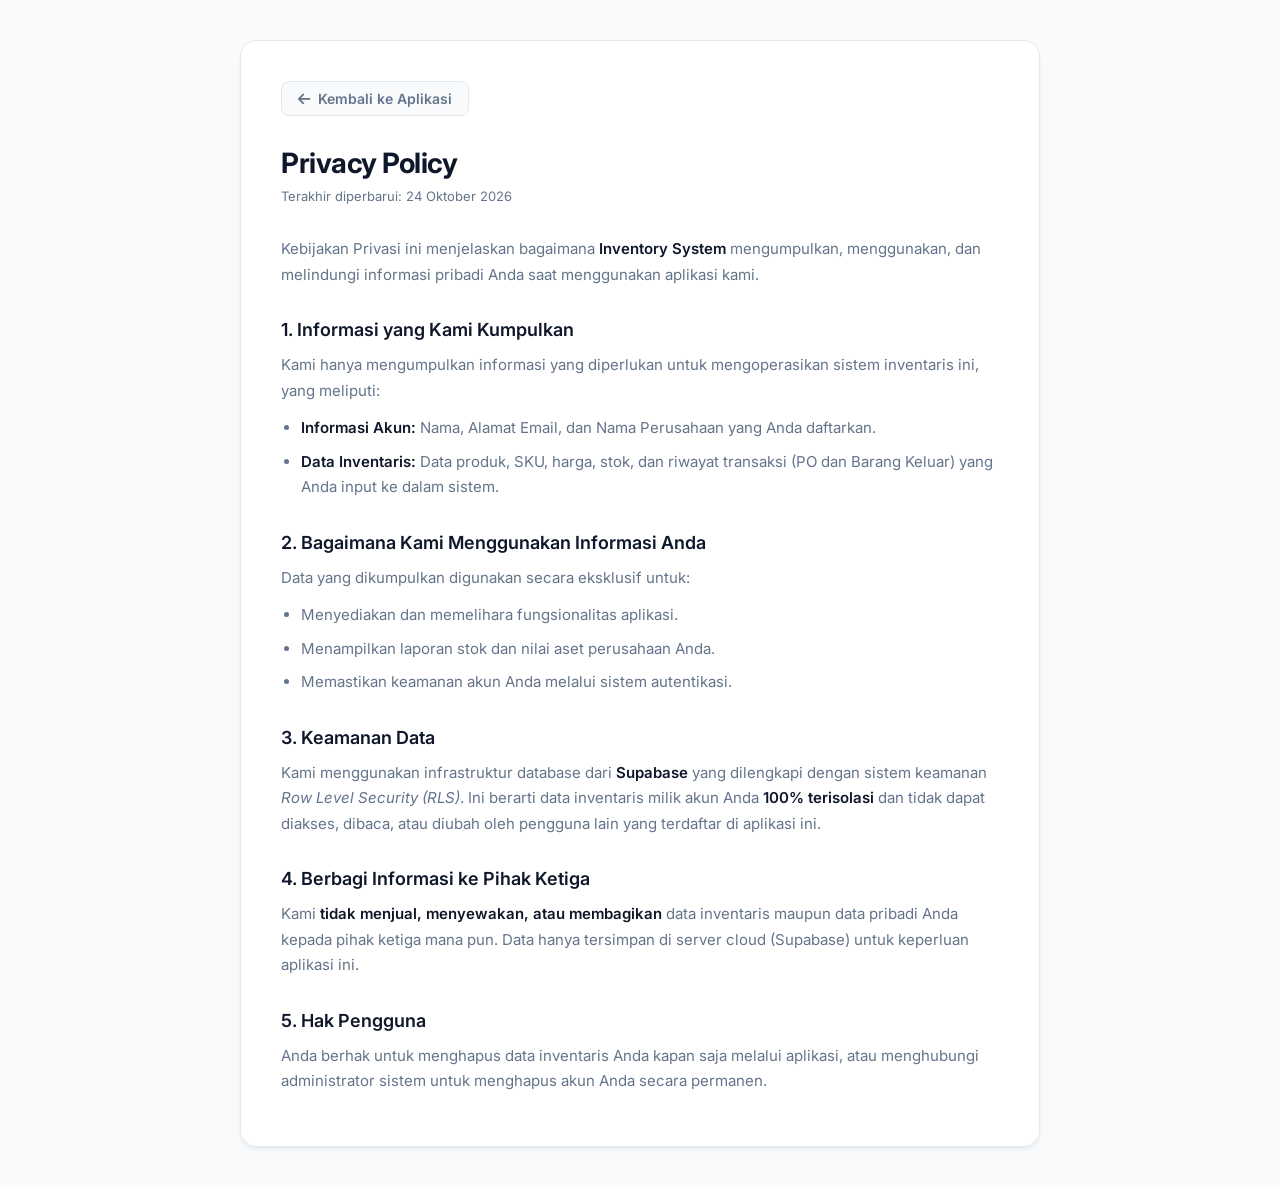
<file: privacy-policy.html>
<!DOCTYPE html>
<html lang="id">
<head>
  <meta charset="UTF-8">
  <meta name="viewport" content="width=device-width, initial-scale=1.0">
  <title>Privacy Policy - Inventory System</title>
  <link rel="stylesheet" href="https://cdnjs.cloudflare.com/ajax/libs/font-awesome/6.4.0/css/all.min.css">
  <link href="https://fonts.googleapis.com/css2?family=Inter:wght@400;500;600;700&display=swap" rel="stylesheet">
  <style>
    :root {
      --bg-main: #f8fafc;
      --bg-surface: #ffffff;
      --text-main: #0f172a;
      --text-muted: #64748b;
      --primary: #2563eb;
      --border: #e2e8f0;
      --radius-lg: 16px;
      --shadow-md: 0 4px 6px -1px rgba(0,0,0,0.05), 0 2px 4px -2px rgba(0,0,0,0.05);
    }

    [data-theme="dark"] {
      --bg-main: #0f172a;
      --bg-surface: #1e293b;
      --text-main: #f8fafc;
      --text-muted: #94a3b8;
      --border: #334155;
      --shadow-md: 0 4px 6px -1px rgba(0,0,0,0.3);
    }

    * { margin: 0; padding: 0; box-sizing: border-box; font-family: 'Inter', sans-serif; }
    body { background-color: var(--bg-main); color: var(--text-main); transition: background 0.3s, color 0.3s; padding: 40px 20px; min-height: 100vh; }
    
    .legal-container { max-width: 800px; margin: 0 auto; background: var(--bg-surface); padding: 40px; border-radius: var(--radius-lg); border: 1px solid var(--border); box-shadow: var(--shadow-md); animation: slideUpFade 0.6s ease forwards; }
    
    .back-btn { display: inline-flex; align-items: center; gap: 8px; margin-bottom: 30px; color: var(--text-muted); text-decoration: none; font-weight: 600; font-size: 14px; transition: all 0.2s ease; padding: 8px 16px; border-radius: 8px; background: var(--bg-main); border: 1px solid var(--border); }
    .back-btn:hover { color: var(--primary); border-color: var(--primary); transform: translateX(-5px); box-shadow: 0 4px 10px rgba(37,99,235,0.1); }
    
    h1 { font-size: 28px; font-weight: 700; margin-bottom: 8px; color: var(--text-main); letter-spacing: -0.5px;}
    .date { font-size: 13px; color: var(--text-muted); margin-bottom: 32px; display: block; }
    
    h2 { font-size: 18px; font-weight: 600; margin-top: 32px; margin-bottom: 12px; color: var(--text-main); }
    p, li { font-size: 15px; line-height: 1.7; color: var(--text-muted); margin-bottom: 12px; }
    ul { padding-left: 20px; margin-bottom: 16px; }
    li { margin-bottom: 8px; }
    strong { color: var(--text-main); font-weight: 600; }

    @keyframes slideUpFade {
      from { opacity: 0; transform: translateY(20px); }
      to { opacity: 1; transform: translateY(0); }
    }
  </style>
</head>
<body>
  <div class="legal-container">
    <a href="/" class="back-btn"><i class="fa-solid fa-arrow-left"></i> Kembali ke Aplikasi</a>
    
    <h1>Privacy Policy</h1>
    <span class="date">Terakhir diperbarui: 24 Oktober 2026</span>

    <p>Kebijakan Privasi ini menjelaskan bagaimana <strong>Inventory System</strong> mengumpulkan, menggunakan, dan melindungi informasi pribadi Anda saat menggunakan aplikasi kami.</p>

    <h2>1. Informasi yang Kami Kumpulkan</h2>
    <p>Kami hanya mengumpulkan informasi yang diperlukan untuk mengoperasikan sistem inventaris ini, yang meliputi:</p>
    <ul>
      <li><strong>Informasi Akun:</strong> Nama, Alamat Email, dan Nama Perusahaan yang Anda daftarkan.</li>
      <li><strong>Data Inventaris:</strong> Data produk, SKU, harga, stok, dan riwayat transaksi (PO dan Barang Keluar) yang Anda input ke dalam sistem.</li>
    </ul>

    <h2>2. Bagaimana Kami Menggunakan Informasi Anda</h2>
    <p>Data yang dikumpulkan digunakan secara eksklusif untuk:</p>
    <ul>
      <li>Menyediakan dan memelihara fungsionalitas aplikasi.</li>
      <li>Menampilkan laporan stok dan nilai aset perusahaan Anda.</li>
      <li>Memastikan keamanan akun Anda melalui sistem autentikasi.</li>
    </ul>

    <h2>3. Keamanan Data</h2>
    <p>Kami menggunakan infrastruktur database dari <strong>Supabase</strong> yang dilengkapi dengan sistem keamanan <em>Row Level Security (RLS)</em>. Ini berarti data inventaris milik akun Anda <strong>100% terisolasi</strong> dan tidak dapat diakses, dibaca, atau diubah oleh pengguna lain yang terdaftar di aplikasi ini.</p>

    <h2>4. Berbagi Informasi ke Pihak Ketiga</h2>
    <p>Kami <strong>tidak menjual, menyewakan, atau membagikan</strong> data inventaris maupun data pribadi Anda kepada pihak ketiga mana pun. Data hanya tersimpan di server cloud (Supabase) untuk keperluan aplikasi ini.</p>

    <h2>5. Hak Pengguna</h2>
    <p>Anda berhak untuk menghapus data inventaris Anda kapan saja melalui aplikasi, atau menghubungi administrator sistem untuk menghapus akun Anda secara permanen.</p>
  </div>

  <script>
    // Sinkronisasi Dark Mode
    if (localStorage.getItem('theme') === 'dark') {
      document.documentElement.setAttribute('data-theme', 'dark');
    }
  </script>
</body>
</html>
</file>
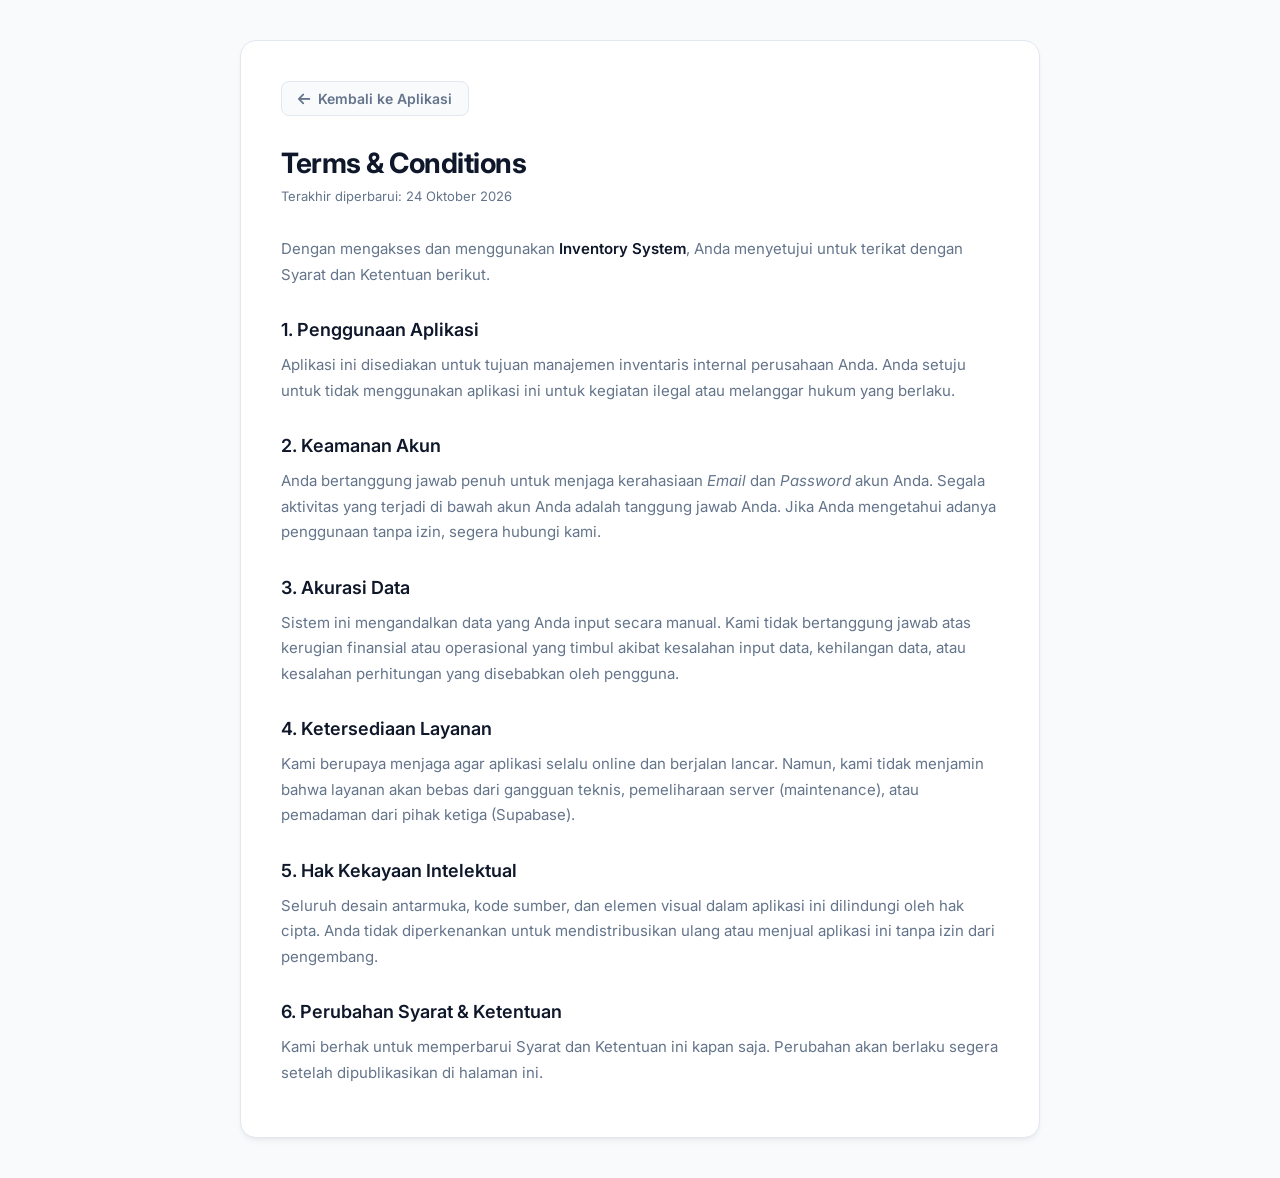
<file: terms-and-conditions.html>
<!DOCTYPE html>
<html lang="id">
<head>
  <meta charset="UTF-8">
  <meta name="viewport" content="width=device-width, initial-scale=1.0">
  <title>Terms & Conditions - Inventory System</title>
  <link rel="stylesheet" href="https://cdnjs.cloudflare.com/ajax/libs/font-awesome/6.4.0/css/all.min.css">
  <link href="https://fonts.googleapis.com/css2?family=Inter:wght@400;500;600;700&display=swap" rel="stylesheet">
  <style>
    :root {
      --bg-main: #f8fafc;
      --bg-surface: #ffffff;
      --text-main: #0f172a;
      --text-muted: #64748b;
      --primary: #2563eb;
      --border: #e2e8f0;
      --radius-lg: 16px;
      --shadow-md: 0 4px 6px -1px rgba(0,0,0,0.05), 0 2px 4px -2px rgba(0,0,0,0.05);
    }

    [data-theme="dark"] {
      --bg-main: #0f172a;
      --bg-surface: #1e293b;
      --text-main: #f8fafc;
      --text-muted: #94a3b8;
      --border: #334155;
      --shadow-md: 0 4px 6px -1px rgba(0,0,0,0.3);
    }

    * { margin: 0; padding: 0; box-sizing: border-box; font-family: 'Inter', sans-serif; }
    body { background-color: var(--bg-main); color: var(--text-main); transition: background 0.3s, color 0.3s; padding: 40px 20px; min-height: 100vh; }
    
    .legal-container { max-width: 800px; margin: 0 auto; background: var(--bg-surface); padding: 40px; border-radius: var(--radius-lg); border: 1px solid var(--border); box-shadow: var(--shadow-md); animation: slideUpFade 0.6s ease forwards; }
    
    .back-btn { display: inline-flex; align-items: center; gap: 8px; margin-bottom: 30px; color: var(--text-muted); text-decoration: none; font-weight: 600; font-size: 14px; transition: all 0.2s ease; padding: 8px 16px; border-radius: 8px; background: var(--bg-main); border: 1px solid var(--border); }
    .back-btn:hover { color: var(--primary); border-color: var(--primary); transform: translateX(-5px); box-shadow: 0 4px 10px rgba(37,99,235,0.1); }
    
    h1 { font-size: 28px; font-weight: 700; margin-bottom: 8px; color: var(--text-main); letter-spacing: -0.5px;}
    .date { font-size: 13px; color: var(--text-muted); margin-bottom: 32px; display: block; }
    
    h2 { font-size: 18px; font-weight: 600; margin-top: 32px; margin-bottom: 12px; color: var(--text-main); }
    p, li { font-size: 15px; line-height: 1.7; color: var(--text-muted); margin-bottom: 12px; }
    ul { padding-left: 20px; margin-bottom: 16px; }
    li { margin-bottom: 8px; }
    strong { color: var(--text-main); font-weight: 600; }

    @keyframes slideUpFade {
      from { opacity: 0; transform: translateY(20px); }
      to { opacity: 1; transform: translateY(0); }
    }
  </style>
</head>
<body>
  <div class="legal-container">
    <a href="/" class="back-btn"><i class="fa-solid fa-arrow-left"></i> Kembali ke Aplikasi</a>
    
    <h1>Terms & Conditions</h1>
    <span class="date">Terakhir diperbarui: 24 Oktober 2026</span>

    <p>Dengan mengakses dan menggunakan <strong>Inventory System</strong>, Anda menyetujui untuk terikat dengan Syarat dan Ketentuan berikut.</p>

    <h2>1. Penggunaan Aplikasi</h2>
    <p>Aplikasi ini disediakan untuk tujuan manajemen inventaris internal perusahaan Anda. Anda setuju untuk tidak menggunakan aplikasi ini untuk kegiatan ilegal atau melanggar hukum yang berlaku.</p>

    <h2>2. Keamanan Akun</h2>
    <p>Anda bertanggung jawab penuh untuk menjaga kerahasiaan <em>Email</em> dan <em>Password</em> akun Anda. Segala aktivitas yang terjadi di bawah akun Anda adalah tanggung jawab Anda. Jika Anda mengetahui adanya penggunaan tanpa izin, segera hubungi kami.</p>

    <h2>3. Akurasi Data</h2>
    <p>Sistem ini mengandalkan data yang Anda input secara manual. Kami tidak bertanggung jawab atas kerugian finansial atau operasional yang timbul akibat kesalahan input data, kehilangan data, atau kesalahan perhitungan yang disebabkan oleh pengguna.</p>

    <h2>4. Ketersediaan Layanan</h2>
    <p>Kami berupaya menjaga agar aplikasi selalu online dan berjalan lancar. Namun, kami tidak menjamin bahwa layanan akan bebas dari gangguan teknis, pemeliharaan server (maintenance), atau pemadaman dari pihak ketiga (Supabase).</p>

    <h2>5. Hak Kekayaan Intelektual</h2>
    <p>Seluruh desain antarmuka, kode sumber, dan elemen visual dalam aplikasi ini dilindungi oleh hak cipta. Anda tidak diperkenankan untuk mendistribusikan ulang atau menjual aplikasi ini tanpa izin dari pengembang.</p>

    <h2>6. Perubahan Syarat & Ketentuan</h2>
    <p>Kami berhak untuk memperbarui Syarat dan Ketentuan ini kapan saja. Perubahan akan berlaku segera setelah dipublikasikan di halaman ini.</p>
  </div>

  <script>
    // Sinkronisasi Dark Mode
    if (localStorage.getItem('theme') === 'dark') {
      document.documentElement.setAttribute('data-theme', 'dark');
    }
  </script>
</body>
</html>
</file>
